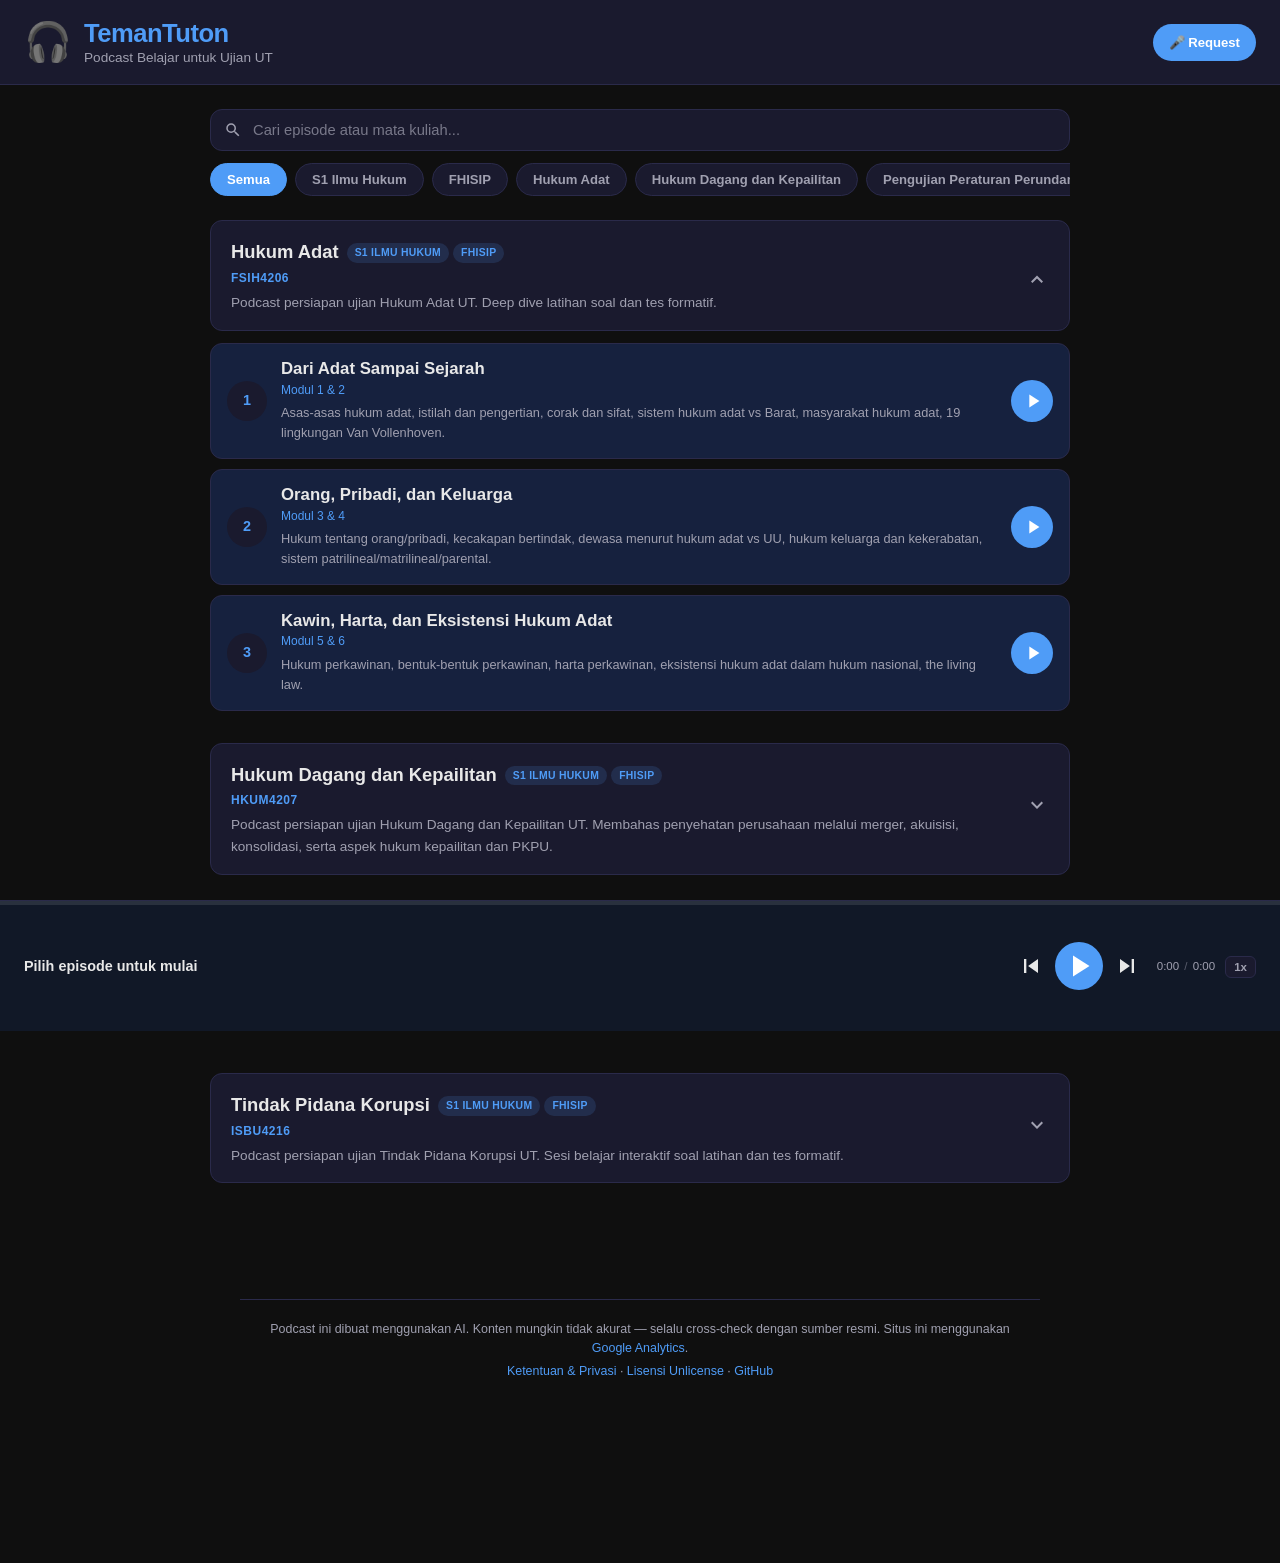
<file: index.html>
<!DOCTYPE html>
<html lang="id">
<head>
  <meta charset="UTF-8">
  <meta name="viewport" content="width=device-width, initial-scale=1.0, viewport-fit=cover">
  <meta name="apple-mobile-web-app-capable" content="yes">
  <meta name="apple-mobile-web-app-status-bar-style" content="black-translucent">
  <meta name="theme-color" content="#0f0f0f">
  <title>TemanTuton — Podcast Belajar untuk Ujian UT</title>
  <meta name="description" content="Podcast belajar untuk ujian Universitas Terbuka. Dengarkan kapan saja, bahkan di latar belakang.">

  <!-- Open Graph -->
  <meta property="og:type" content="website">
  <meta property="og:title" content="TemanTuton — Podcast Belajar untuk Ujian UT">
  <meta property="og:description" content="Podcast belajar untuk ujian Universitas Terbuka. Dengarkan kapan saja, bahkan di latar belakang.">
  <meta property="og:url" content="https://temantuton.kris.my.id/">
  <meta property="og:image" content="https://temantuton.kris.my.id/img/icon-512.png">
  <meta property="og:image:width" content="512">
  <meta property="og:image:height" content="512">
  <meta property="og:site_name" content="TemanTuton">
  <meta property="og:locale" content="id_ID">

  <!-- Twitter Card -->
  <meta name="twitter:card" content="summary">
  <meta name="twitter:title" content="TemanTuton — Podcast Belajar untuk Ujian UT">
  <meta name="twitter:description" content="Podcast belajar untuk ujian Universitas Terbuka. Dengarkan kapan saja, bahkan di latar belakang.">
  <meta name="twitter:image" content="https://temantuton.kris.my.id/img/icon-512.png">

  <link rel="manifest" href="manifest.json">
  <link rel="icon" type="image/svg+xml" href="img/favicon.svg">
  <link rel="apple-touch-icon" href="img/icon-192.png">
  <script async src="https://www.googletagmanager.com/gtag/js?id=G-CPQVNWG23F"></script>
  <script>
    window.dataLayer = window.dataLayer || [];
    function gtag(){dataLayer.push(arguments);}
    gtag('js', new Date());
    gtag('config', 'G-CPQVNWG23F');
  </script>
  <link rel="stylesheet" href="css/style.css">
</head>
<body>
  <header class="site-header">
    <div class="header-inner">
      <div class="logo">
        <span class="logo-icon">🎧</span>
        <div class="logo-text">
          <h1>TemanTuton</h1>
          <p class="tagline">Podcast Belajar untuk Ujian UT</p>
        </div>
      </div>
      <a href="https://app.formbricks.com/s/cmqdpmv827dup01xjh6lap4a8" target="_blank" rel="noopener" class="request-btn">🎤 Request</a>
    </div>
  </header>

  <main class="content" id="content">
    <!-- Rendered by JS -->
  </main>

  <!-- Bottom Player -->
  <div class="player" id="player" aria-hidden="true">
    <div class="player-progress" id="playerProgress">
      <div class="player-progress-bar" id="playerProgressBar"></div>
      <div class="player-progress-handle" id="playerProgressHandle"></div>
    </div>
    <div class="player-inner">
      <div class="player-info" id="playerInfo">
        <span class="player-series" id="playerSeries"></span>
        <span class="player-title" id="playerTitle">Pilih episode untuk mulai</span>
      </div>
      <div class="player-controls">
        <button class="player-btn" id="btnPrev" aria-label="Sebelumnya" title="Sebelumnya">
          <svg viewBox="0 0 24 24" width="28" height="28"><path d="M6 6h2v12H6zm3.5 6l8.5 6V6z" fill="currentColor"/></svg>
        </button>
        <button class="player-btn player-btn-play" id="btnPlay" aria-label="Putar" title="Putar">
          <svg viewBox="0 0 24 24" width="36" height="36"><path d="M8 5v14l11-7z" fill="currentColor"/></svg>
        </button>
        <button class="player-btn" id="btnNext" aria-label="Berikutnya" title="Berikutnya">
          <svg viewBox="0 0 24 24" width="28" height="28"><path d="M6 18l8.5-6L6 6v12zM16 6v12h2V6h-2z" fill="currentColor"/></svg>
        </button>
      </div>
      <div class="player-time">
        <span id="playerCurrentTime">0:00</span>
        <span class="time-separator">/</span>
        <span id="playerDuration">0:00</span>
      </div>
      <div class="player-speed">
        <button class="speed-btn" id="btnSpeed" aria-label="Kecepatan putar" title="Kecepatan putar">1x</button>
      </div>
    </div>
  </div>

  <audio id="audio" preload="none"></audio>

  <footer class="site-footer">
    <p>Podcast ini dibuat menggunakan AI. Konten mungkin tidak akurat — selalu cross-check dengan sumber resmi. Situs ini menggunakan <a href="/ketentuan.html">Google Analytics</a>.</p>
    <p><a href="/ketentuan.html">Ketentuan & Privasi</a> · <a href="https://unlicense.org/" target="_blank" rel="noopener">Lisensi Unlicense</a> · <a href="https://github.com/krismyid/temantuton-podcast" target="_blank" rel="noopener">GitHub</a></p>
  </footer>

  <script src="js/app.js"></script>
</body>
</html>
</file>
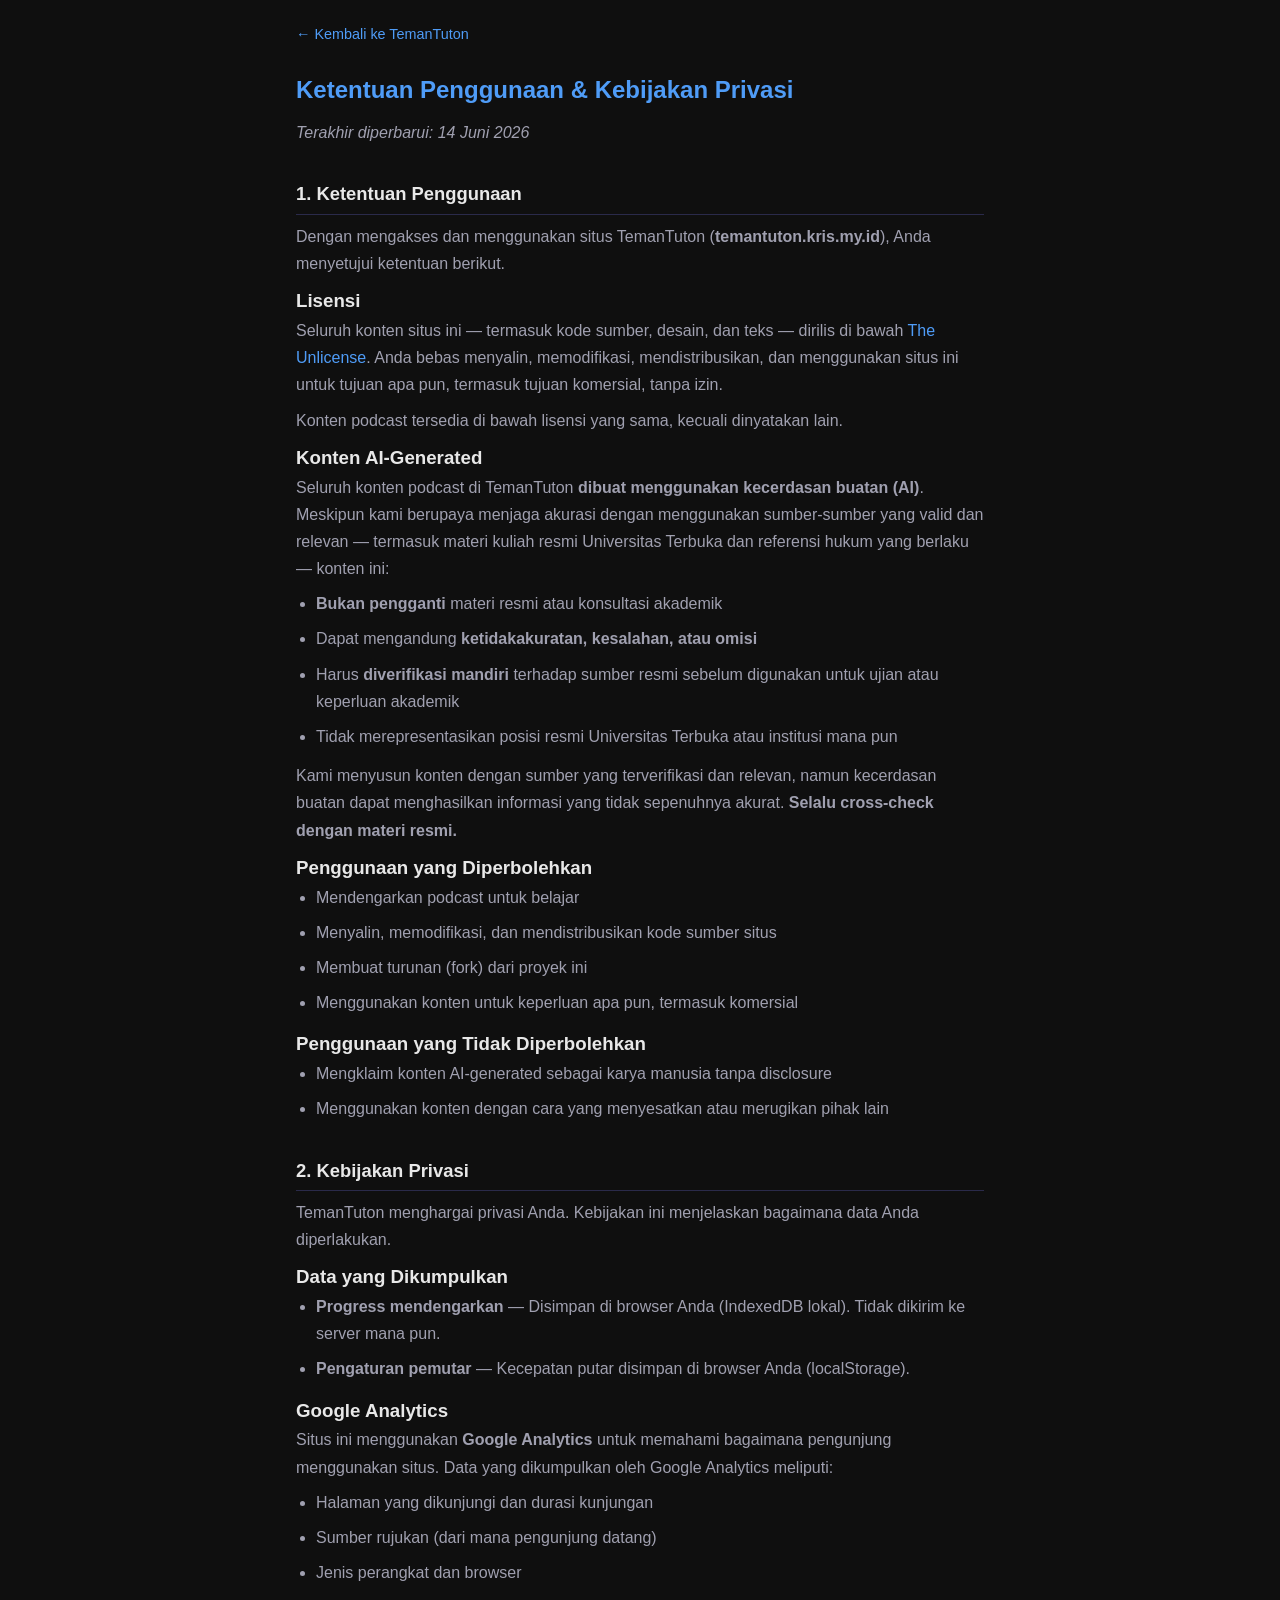
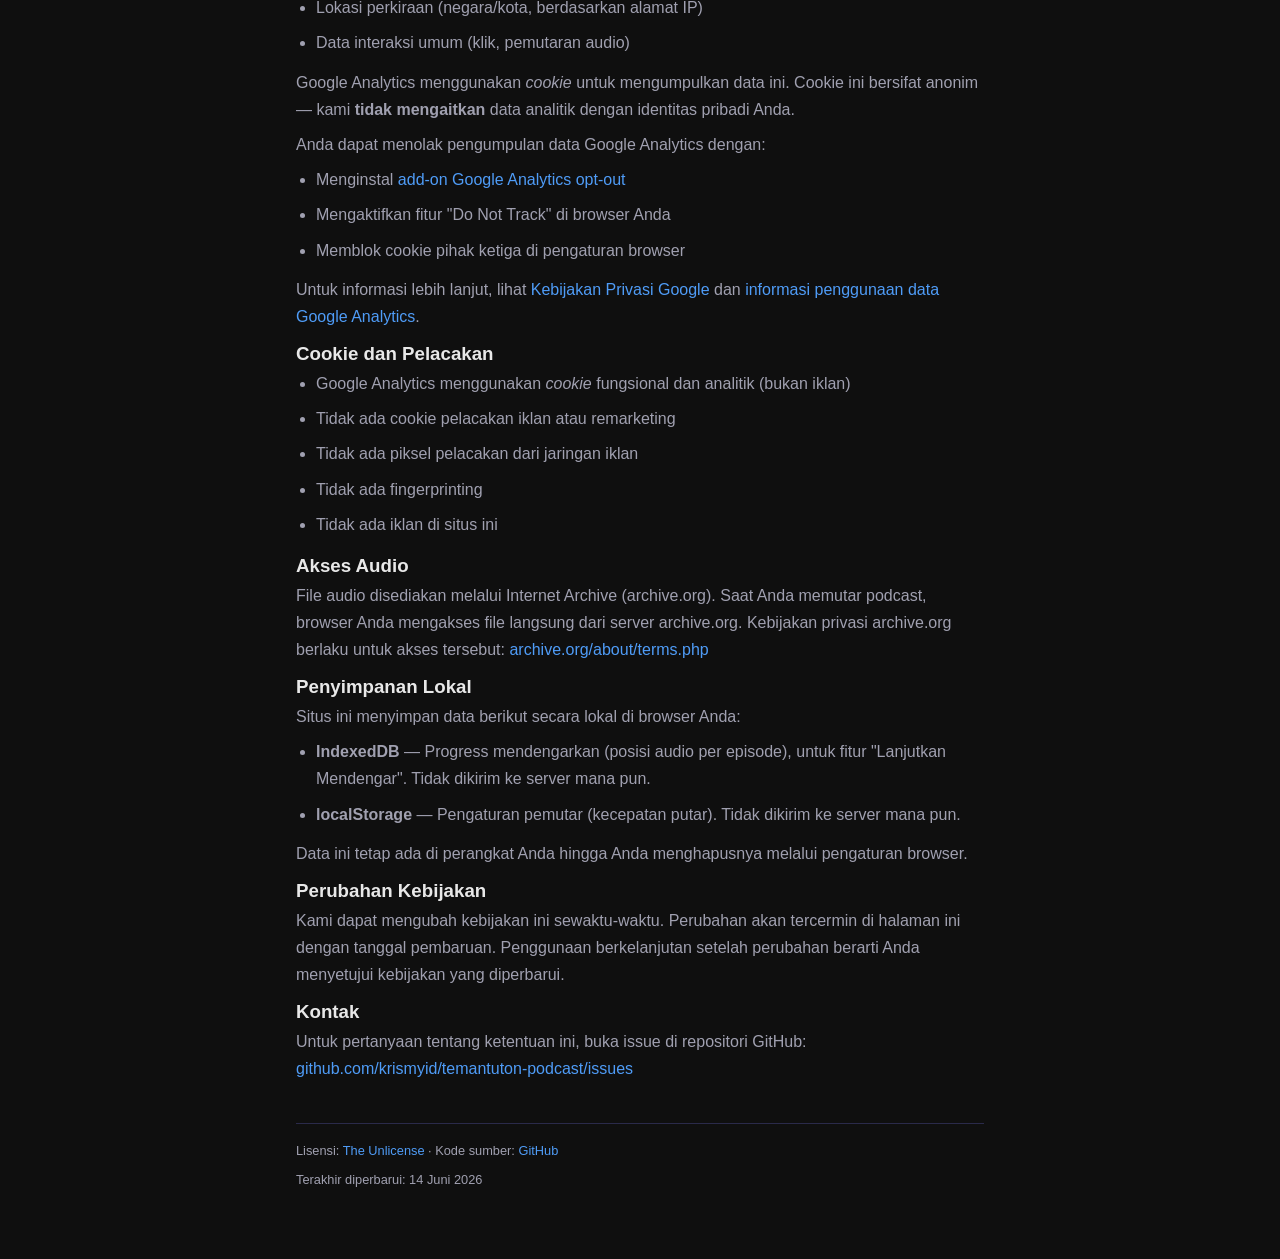
<file: ketentuan.html>
<!DOCTYPE html>
<html lang="id">
<head>
  <meta charset="UTF-8">
  <meta name="viewport" content="width=device-width, initial-scale=1.0">
  <meta name="theme-color" content="#0f0f0f">
  <title>Ketentuan & Privasi — TemanTuton</title>
  <link rel="icon" type="image/svg+xml" href="img/favicon.svg">
  <style>
    :root {
      --bg-primary: #0f0f0f;
      --bg-secondary: #1a1a2e;
      --text-primary: #e8e8e8;
      --text-secondary: #a0a0b0;
      --accent: #4f9cf7;
      --border: #2a2a4a;
    }
    *, *::before, *::after { box-sizing: border-box; margin: 0; padding: 0; }
    body {
      font-family: -apple-system, BlinkMacSystemFont, 'Segoe UI', Roboto, sans-serif;
      background: var(--bg-primary);
      color: var(--text-primary);
      line-height: 1.7;
      padding: 20px 16px 60px;
      max-width: 720px;
      margin: 0 auto;
      -webkit-font-smoothing: antialiased;
    }
    a { color: var(--accent); text-decoration: none; }
    a:hover { text-decoration: underline; }
    h1 { font-size: 1.5rem; margin-bottom: 8px; color: var(--accent); }
    h2 { font-size: 1.15rem; margin-top: 32px; margin-bottom: 8px; color: var(--text-primary); border-bottom: 1px solid var(--border); padding-bottom: 4px; }
    p, li { margin-bottom: 8px; color: var(--text-secondary); }
    ul { padding-left: 20px; margin-bottom: 12px; }
    .back { display: inline-block; margin-bottom: 24px; color: var(--accent); font-size: 0.9rem; }
    .back:hover { text-decoration: underline; }
    .last-updated { margin-top: 40px; padding-top: 16px; border-top: 1px solid var(--border); font-size: 0.8rem; color: var(--text-secondary); }
  </style>
</head>
<body>
  <a href="/" class="back">← Kembali ke TemanTuton</a>

  <h1>Ketentuan Penggunaan & Kebijakan Privasi</h1>
  <p><em>Terakhir diperbarui: 14 Juni 2026</em></p>

  <h2>1. Ketentuan Penggunaan</h2>
  <p>Dengan mengakses dan menggunakan situs TemanTuton (<strong>temantuton.kris.my.id</strong>), Anda menyetujui ketentuan berikut.</p>

  <h3>Lisensi</h3>
  <p>Seluruh konten situs ini — termasuk kode sumber, desain, dan teks — dirilis di bawah <a href="https://unlicense.org/" target="_blank" rel="noopener">The Unlicense</a>. Anda bebas menyalin, memodifikasi, mendistribusikan, dan menggunakan situs ini untuk tujuan apa pun, termasuk tujuan komersial, tanpa izin.</p>
  <p>Konten podcast tersedia di bawah lisensi yang sama, kecuali dinyatakan lain.</p>

  <h3>Konten AI-Generated</h3>
  <p>Seluruh konten podcast di TemanTuton <strong>dibuat menggunakan kecerdasan buatan (AI)</strong>. Meskipun kami berupaya menjaga akurasi dengan menggunakan sumber-sumber yang valid dan relevan — termasuk materi kuliah resmi Universitas Terbuka dan referensi hukum yang berlaku — konten ini:</p>
  <ul>
    <li><strong>Bukan pengganti</strong> materi resmi atau konsultasi akademik</li>
    <li>Dapat mengandung <strong>ketidakakuratan, kesalahan, atau omisi</strong></li>
    <li>Harus <strong>diverifikasi mandiri</strong> terhadap sumber resmi sebelum digunakan untuk ujian atau keperluan akademik</li>
    <li>Tidak merepresentasikan posisi resmi Universitas Terbuka atau institusi mana pun</li>
  </ul>
  <p>Kami menyusun konten dengan sumber yang terverifikasi dan relevan, namun kecerdasan buatan dapat menghasilkan informasi yang tidak sepenuhnya akurat. <strong>Selalu cross-check dengan materi resmi.</strong></p>

  <h3>Penggunaan yang Diperbolehkan</h3>
  <ul>
    <li>Mendengarkan podcast untuk belajar</li>
    <li>Menyalin, memodifikasi, dan mendistribusikan kode sumber situs</li>
    <li>Membuat turunan (fork) dari proyek ini</li>
    <li>Menggunakan konten untuk keperluan apa pun, termasuk komersial</li>
  </ul>

  <h3>Penggunaan yang Tidak Diperbolehkan</h3>
  <ul>
    <li>Mengklaim konten AI-generated sebagai karya manusia tanpa	disclosure</li>
    <li>Menggunakan konten dengan cara yang menyesatkan atau merugikan pihak lain</li>
  </ul>

  <h2>2. Kebijakan Privasi</h2>
  <p>TemanTuton menghargai privasi Anda. Kebijakan ini menjelaskan bagaimana data Anda diperlakukan.</p>

  <h3>Data yang Dikumpulkan</h3>
  <ul>
    <li><strong>Progress mendengarkan</strong> — Disimpan di browser Anda (IndexedDB lokal). Tidak dikirim ke server mana pun.</li>
    <li><strong>Pengaturan pemutar</strong> — Kecepatan putar disimpan di browser Anda (localStorage).</li>
  </ul>

  <h3>Google Analytics</h3>
  <p>Situs ini menggunakan <strong>Google Analytics</strong> untuk memahami bagaimana pengunjung menggunakan situs. Data yang dikumpulkan oleh Google Analytics meliputi:</p>
  <ul>
    <li>Halaman yang dikunjungi dan durasi kunjungan</li>
    <li>Sumber rujukan (dari mana pengunjung datang)</li>
    <li>Jenis perangkat dan browser</li>
    <li>Lokasi perkiraan (negara/kota, berdasarkan alamat IP)</li>
    <li>Data interaksi umum (klik, pemutaran audio)</li>
  </ul>
  <p>Google Analytics menggunakan <em>cookie</em> untuk mengumpulkan data ini. Cookie ini bersifat anonim — kami <strong>tidak mengaitkan</strong> data analitik dengan identitas pribadi Anda.</p>
  <p>Anda dapat menolak pengumpulan data Google Analytics dengan:</p>
  <ul>
    <li>Menginstal <a href="https://tools.google.com/dlpage/gaoptout" target="_blank" rel="noopener">add-on Google Analytics opt-out</a></li>
    <li>Mengaktifkan fitur "Do Not Track" di browser Anda</li>
    <li>Memblok cookie pihak ketiga di pengaturan browser</li>
  </ul>
  <p>Untuk informasi lebih lanjut, lihat <a href="https://policies.google.com/privacy" target="_blank" rel="noopener">Kebijakan Privasi Google</a> dan <a href="https://support.google.com/analytics/answer/6004245" target="_blank" rel="noopener">informasi penggunaan data Google Analytics</a>.</p>

  <h3>Cookie dan Pelacakan</h3>
  <ul>
    <li>Google Analytics menggunakan <em>cookie</em> fungsional dan analitik (bukan iklan)</li>
    <li>Tidak ada cookie pelacakan iklan atau remarketing</li>
    <li>Tidak ada piksel pelacakan dari jaringan iklan</li>
    <li>Tidak ada fingerprinting</li>
    <li>Tidak ada iklan di situs ini</li>
  </ul>

  <h3>Akses Audio</h3>
  <p>File audio disediakan melalui Internet Archive (archive.org). Saat Anda memutar podcast, browser Anda mengakses file langsung dari server archive.org. Kebijakan privasi archive.org berlaku untuk akses tersebut: <a href="https://archive.org/about/terms.php" target="_blank" rel="noopener">archive.org/about/terms.php</a></p>

  <h3>Penyimpanan Lokal</h3>
  <p>Situs ini menyimpan data berikut secara lokal di browser Anda:</p>
  <ul>
    <li><strong>IndexedDB</strong> — Progress mendengarkan (posisi audio per episode), untuk fitur "Lanjutkan Mendengar". Tidak dikirim ke server mana pun.</li>
    <li><strong>localStorage</strong> — Pengaturan pemutar (kecepatan putar). Tidak dikirim ke server mana pun.</li>
  </ul>
  <p>Data ini tetap ada di perangkat Anda hingga Anda menghapusnya melalui pengaturan browser.</p>

  <h3>Perubahan Kebijakan</h3>
  <p>Kami dapat mengubah kebijakan ini sewaktu-waktu. Perubahan akan tercermin di halaman ini dengan tanggal pembaruan. Penggunaan berkelanjutan setelah perubahan berarti Anda menyetujui kebijakan yang diperbarui.</p>

  <h3>Kontak</h3>
  <p>Untuk pertanyaan tentang ketentuan ini, buka issue di repositori GitHub: <a href="https://github.com/krismyid/temantuton-podcast/issues" target="_blank" rel="noopener">github.com/krismyid/temantuton-podcast/issues</a></p>

  <div class="last-updated">
    <p>Lisensi: <a href="https://unlicense.org/" target="_blank" rel="noopener">The Unlicense</a> · Kode sumber: <a href="https://github.com/krismyid/temantuton-podcast" target="_blank" rel="noopener">GitHub</a></p>
    <p>Terakhir diperbarui: 14 Juni 2026</p>
  </div>
</body>
</html>
</file>
<file: css/style.css>
/* ===== CSS Variables ===== */
:root {
  --bg-primary: #0f0f0f;
  --bg-secondary: #1a1a2e;
  --bg-card: #16213e;
  --bg-card-hover: #1c2a4a;
  --text-primary: #e8e8e8;
  --text-secondary: #a0a0b0;
  --accent: #4f9cf7;
  --accent-hover: #6bb1ff;
  --accent-glow: rgba(79, 156, 247, 0.25);
  --playing: #4f9cf7;
  --border: #2a2a4a;
  --player-bg: #111827;
  --danger: #ef4444;
  --radius: 12px;
  --radius-sm: 8px;
  --player-height: 64px;
  --player-height-expanded: 130px;
}

/* ===== Reset ===== */
*, *::before, *::after { box-sizing: border-box; margin: 0; padding: 0; }

html {
  font-size: 16px;
  -webkit-text-size-adjust: 100%;
  scroll-behavior: smooth;
  overflow-x: hidden;
}

body {
  font-family: -apple-system, BlinkMacSystemFont, 'Segoe UI', Roboto, 'Helvetica Neue', Arial, sans-serif;
  background: var(--bg-primary);
  color: var(--text-primary);
  line-height: 1.6;
  min-height: 100vh;
  padding-bottom: calc(var(--player-height-expanded) + 16px);
  -webkit-font-smoothing: antialiased;
  overflow-x: hidden;
  overflow-wrap: break-word;
}

/* ===== Header ===== */
.site-header {
  background: var(--bg-secondary);
  border-bottom: 1px solid var(--border);
  position: sticky;
  top: 0;
  z-index: 100;
  backdrop-filter: blur(12px);
  -webkit-backdrop-filter: blur(12px);
}

.header-inner {
  width: 100%;
  max-width: 100%;
  margin: 0;
  padding: 16px 24px;
  display: flex;
  align-items: center;
  justify-content: space-between;
  overflow: hidden;
}

.logo {
  display: flex;
  align-items: center;
  gap: 12px;
  min-width: 0;
  overflow: hidden;
}

.logo-icon {
  font-size: 2rem;
  line-height: 1;
}

.logo-text h1 {
  font-size: 1.4rem;
  font-weight: 700;
  color: var(--accent);
  letter-spacing: -0.5px;
  line-height: 1.2;
}

.tagline {
  font-size: 0.8rem;
  color: var(--text-secondary);
  line-height: 1.3;
}

/* ===== Request Podcast Button ===== */
.request-btn {
  background: var(--accent);
  color: #fff;
  border: none;
  padding: 8px 16px;
  border-radius: 20px;
  font-size: 0.82rem;
  font-weight: 600;
  text-decoration: none;
  white-space: nowrap;
  transition: all 0.2s;
  -webkit-tap-highlight-color: transparent;
  flex-shrink: 0;
}

.request-btn:hover {
  background: var(--accent-hover);
  transform: translateY(-1px);
  color: #fff;
  text-decoration: none;
}

/* ===== Content ===== */
.content {
  max-width: 800px;
  margin: 0 auto;
  padding: 20px 16px;
  overflow-x: hidden;
}

/* ===== Search Bar ===== */
.search-bar {
  position: relative;
  margin-bottom: 12px;
}

.search-icon {
  position: absolute;
  left: 14px;
  top: 50%;
  transform: translateY(-50%);
  color: var(--text-secondary);
  pointer-events: none;
}

.search-input {
  width: 100%;
  padding: 12px 40px 12px 42px;
  border-radius: var(--radius);
  border: 1px solid var(--border);
  background: var(--bg-secondary);
  color: var(--text-primary);
  font-size: 0.92rem;
  outline: none;
  transition: border-color 0.2s, box-shadow 0.2s;
}

.search-input::placeholder {
  color: var(--text-secondary);
  opacity: 0.7;
}

.search-input:focus {
  border-color: var(--accent);
  box-shadow: 0 0 0 3px var(--accent-glow);
}

.search-clear {
  position: absolute;
  right: 10px;
  top: 50%;
  transform: translateY(-50%);
  background: none;
  border: none;
  color: var(--text-secondary);
  font-size: 1.3rem;
  cursor: pointer;
  padding: 0 6px;
  line-height: 1;
  border-radius: 50%;
  transition: color 0.2s, background 0.2s;
}

.search-clear:hover {
  color: var(--text-primary);
  background: rgba(255, 255, 255, 0.1);
}

/* ===== Tag Filter Pills ===== */
.filter-pill-tag {
  background: rgba(79, 156, 247, 0.1);
  border-color: rgba(79, 156, 247, 0.3);
  color: var(--accent);
}

.filter-pill-tag:hover {
  border-color: var(--accent);
  color: #fff;
}

.filter-pill-tag.active {
  background: var(--accent);
  border-color: var(--accent);
  color: #fff;
}

/* ===== Series Tags ===== */
.series-title-row {
  display: flex;
  align-items: center;
  gap: 8px;
  flex-wrap: wrap;
}

.series-tags {
  display: flex;
  gap: 4px;
  flex-wrap: wrap;
}

.series-tag {
  font-size: 0.65rem;
  font-weight: 600;
  padding: 2px 8px;
  border-radius: 10px;
  background: rgba(79, 156, 247, 0.15);
  color: var(--accent);
  cursor: pointer;
  transition: background 0.2s, color 0.2s;
  text-transform: uppercase;
  letter-spacing: 0.3px;
  white-space: nowrap;
  line-height: 1.5;
}

.series-tag:hover {
  background: var(--accent);
  color: #fff;
}

/* ===== Filter Bar ===== */
.filter-bar {
  display: flex;
  gap: 8px;
  overflow-x: auto;
  padding: 0 0 16px 0;
  margin-bottom: 8px;
  -webkit-overflow-scrolling: touch;
  scrollbar-width: none;
}

.filter-bar::-webkit-scrollbar {
  display: none;
}

.filter-pill {
  background: var(--bg-secondary);
  border: 1px solid var(--border);
  color: var(--text-secondary);
  padding: 8px 16px;
  border-radius: 20px;
  font-size: 0.82rem;
  font-weight: 600;
  cursor: pointer;
  white-space: nowrap;
  transition: all 0.2s;
  -webkit-tap-highlight-color: transparent;
  flex-shrink: 0;
}

.filter-pill:hover {
  border-color: var(--accent);
  color: var(--text-primary);
}

.filter-pill.active {
  background: var(--accent);
  border-color: var(--accent);
  color: #fff;
}

/* ===== Continue Listening ===== */
.continue-section {
  margin-bottom: 24px;
}

.continue-label {
  font-size: 0.95rem;
  font-weight: 700;
  color: var(--text-primary);
  margin-bottom: 12px;
  display: flex;
  align-items: center;
  gap: 8px;
}

.continue-label::before {
  content: '▶';
  font-size: 0.7rem;
  color: var(--accent);
}

.continue-cards {
  display: flex;
  gap: 10px;
  overflow-x: auto;
  padding-bottom: 4px;
  -webkit-overflow-scrolling: touch;
  scrollbar-width: none;
}

.continue-cards::-webkit-scrollbar {
  display: none;
}

.continue-card {
  background: linear-gradient(135deg, var(--bg-card) 0%, rgba(79, 156, 247, 0.12) 100%);
  border: 1px solid var(--accent-glow);
  border-radius: var(--radius);
  padding: 14px 16px;
  min-width: 260px;
  max-width: 300px;
  cursor: pointer;
  transition: all 0.2s;
  display: flex;
  align-items: center;
  gap: 12px;
  flex-shrink: 0;
  -webkit-tap-highlight-color: transparent;
}

.continue-card:hover {
  border-color: var(--accent);
  transform: translateY(-1px);
}

.continue-info {
  flex: 1;
  min-width: 0;
}

.continue-series {
  font-size: 0.68rem;
  color: var(--accent);
  font-weight: 600;
  text-transform: uppercase;
  letter-spacing: 0.3px;
  margin-bottom: 2px;
}

.continue-title {
  font-size: 0.88rem;
  font-weight: 600;
  color: var(--text-primary);
  overflow: hidden;
  text-overflow: ellipsis;
  white-space: nowrap;
  margin-bottom: 3px;
}

.continue-meta {
  font-size: 0.72rem;
  color: var(--text-secondary);
  margin-bottom: 8px;
}

.continue-progress-bar {
  height: 4px;
  background: rgba(255, 255, 255, 0.1);
  border-radius: 2px;
  overflow: hidden;
}

.continue-progress-fill {
  height: 100%;
  background: var(--accent);
  border-radius: 2px;
  transition: width 0.3s;
}

.continue-play {
  flex-shrink: 0;
}

.continue-play-btn {
  width: 38px;
  height: 38px;
}

/* ===== Episode Progress Bar (on cards) ===== */
.ep-progress-bar {
  height: 3px;
  background: rgba(255, 255, 255, 0.08);
  border-radius: 2px;
  margin-top: 6px;
  overflow: hidden;
}

.ep-progress-fill {
  height: 100%;
  background: var(--accent);
  border-radius: 2px;
  transition: width 0.3s;
}

.episode-card.completed .ep-number {
  background: #1b4332;
  color: #52b788;
}

/* ===== Hidden by filter ===== */
.series-section.filtered-out {
  display: none;
}

/* ===== Series Section ===== */
.series-section {
  margin-bottom: 32px;
}

.series-header {
  background: var(--bg-secondary);
  border: 1px solid var(--border);
  border-radius: var(--radius);
  padding: 16px 20px;
  margin-bottom: 12px;
  cursor: pointer;
  display: flex;
  align-items: center;
  justify-content: space-between;
  transition: border-color 0.2s;
  -webkit-tap-highlight-color: transparent;
  overflow: hidden;
}

.series-header:hover {
  border-color: var(--accent);
}

.series-header-left {
  flex: 1;
  min-width: 0;
}

.series-title {
  font-size: 1.15rem;
  font-weight: 700;
  color: var(--text-primary);
  margin-bottom: 2px;
  min-width: 0;
  overflow-wrap: break-word;
}

.series-code {
  font-size: 0.75rem;
  color: var(--accent);
  font-weight: 600;
  text-transform: uppercase;
  letter-spacing: 0.5px;
}

.series-desc {
  font-size: 0.85rem;
  color: var(--text-secondary);
  margin-top: 4px;
  overflow-wrap: break-word;
}

.series-chevron {
  color: var(--text-secondary);
  transition: transform 0.3s;
  flex-shrink: 0;
  margin-left: 12px;
}

.series-chevron.open {
  transform: rotate(180deg);
}

.series-episodes {
  display: grid;
  gap: 10px;
  overflow: hidden;
  transition: max-height 0.4s ease, opacity 0.3s ease;
}

.series-episodes.collapsed {
  max-height: 0;
  opacity: 0;
  pointer-events: none;
}

/* ===== Episode Card ===== */
.episode-card {
  background: var(--bg-card);
  border: 1px solid var(--border);
  border-radius: var(--radius);
  padding: 14px 16px;
  display: flex;
  align-items: center;
  gap: 14px;
  cursor: pointer;
  transition: all 0.2s;
  -webkit-tap-highlight-color: transparent;
  position: relative;
  overflow: hidden;
}

.episode-card:hover {
  background: var(--bg-card-hover);
  border-color: var(--accent);
}

.episode-card.playing {
  border-color: var(--playing);
  box-shadow: 0 0 16px var(--accent-glow);
}

.episode-card.playing .ep-number {
  background: var(--playing);
  color: #fff;
}

.ep-number {
  width: 40px;
  height: 40px;
  border-radius: 50%;
  background: var(--bg-secondary);
  color: var(--accent);
  display: flex;
  align-items: center;
  justify-content: center;
  font-weight: 700;
  font-size: 0.9rem;
  flex-shrink: 0;
  transition: all 0.2s;
}

.ep-content {
  flex: 1;
  min-width: 0;
}

.ep-title {
  font-size: 0.95rem;
  font-weight: 600;
  color: var(--text-primary);
  line-height: 1.3;
  overflow: hidden;
  text-overflow: ellipsis;
  white-space: nowrap;
  min-width: 0;
}

.ep-subtitle {
  font-size: 0.75rem;
  color: var(--accent);
  font-weight: 500;
  margin-top: 1px;
}

.ep-desc {
  font-size: 0.8rem;
  color: var(--text-secondary);
  margin-top: 3px;
  display: -webkit-box;
  -webkit-line-clamp: 2;
  -webkit-box-orient: vertical;
  overflow: hidden;
  overflow-wrap: break-word;
}

.episode-card.playing .ep-desc,
.episode-card.paused .ep-desc {
  -webkit-line-clamp: unset;
  overflow: visible;
}

.ep-play-btn {
  width: 42px;
  height: 42px;
  border-radius: 50%;
  background: var(--accent);
  color: #fff;
  border: none;
  display: flex;
  align-items: center;
  justify-content: center;
  flex-shrink: 0;
  cursor: pointer;
  transition: all 0.2s;
}

.ep-play-btn:hover {
  background: var(--accent-hover);
  transform: scale(1.08);
}

.ep-play-btn svg {
  fill: currentColor;
  margin-left: 2px;
}

/* Playing animation on card */
.ep-playing-indicator {
  display: none;
  align-items: center;
  gap: 2px;
  height: 16px;
}

.episode-card.playing .ep-playing-indicator {
  display: flex;
}

.episode-card.playing .ep-number-text {
  display: none;
}

.bar {
  width: 3px;
  height: 100%;
  background: #fff;
  border-radius: 2px;
  animation: barBounce 0.8s ease-in-out infinite;
}

.bar:nth-child(2) { animation-delay: 0.15s; }
.bar:nth-child(3) { animation-delay: 0.3s; }

@keyframes barBounce {
  0%, 100% { height: 4px; }
  50% { height: 14px; }
}

/* Paused state */
.episode-card.paused .bar {
  animation-play-state: paused;
}

/* ===== Bottom Player ===== */
.player {
  position: fixed;
  bottom: 0;
  left: 0;
  right: 0;
  background: var(--player-bg);
  border-top: 1px solid var(--border);
  z-index: 9999;
  transform: translateY(100%);
  transition: transform 0.35s cubic-bezier(0.4, 0, 0.2, 1);
  padding-bottom: env(safe-area-inset-bottom, 0);
  overflow: hidden;
}

.player.visible {
  transform: translateY(0);
}

.player-progress {
  position: absolute;
  top: 0;
  left: 0;
  right: 0;
  height: 4px;
  background: rgba(255,255,255,0.1);
  cursor: pointer;
  z-index: 10;
}

.player-progress-bar {
  height: 100%;
  background: var(--accent);
  width: 0%;
  transition: width 0.3s linear;
  border-radius: 0 2px 2px 0;
}

.player-progress-handle {
  position: absolute;
  top: 50%;
  left: 0%;
  width: 14px;
  height: 14px;
  background: var(--accent);
  border-radius: 50%;
  transform: translate(-50%, -50%);
  opacity: 0;
  transition: opacity 0.2s;
  z-index: 11;
  pointer-events: none;
}

.player-progress:hover .player-progress-handle,
.player-progress:active .player-progress-handle {
  opacity: 1;
}

.player-progress:active .player-progress-bar {
  background: var(--accent-hover);
}

.player-inner {
  display: flex;
  align-items: center;
  padding: 10px 16px;
  gap: 10px;
  height: var(--player-height-expanded);
}

.player-info {
  flex: 1;
  min-width: 0;
  display: flex;
  flex-direction: column;
  gap: 1px;
}

.player-series {
  font-size: 0.7rem;
  color: var(--accent);
  font-weight: 600;
  text-transform: uppercase;
  letter-spacing: 0.3px;
  overflow: hidden;
  text-overflow: ellipsis;
  white-space: nowrap;
}

.player-title {
  font-size: 0.9rem;
  font-weight: 600;
  color: var(--text-primary);
  overflow: hidden;
  text-overflow: ellipsis;
  white-space: nowrap;
}

.player-controls {
  display: flex;
  align-items: center;
  gap: 4px;
  flex-shrink: 0;
}

.player-btn {
  background: none;
  border: none;
  color: var(--text-primary);
  cursor: pointer;
  padding: 6px;
  border-radius: 50%;
  display: flex;
  align-items: center;
  justify-content: center;
  transition: all 0.15s;
  -webkit-tap-highlight-color: transparent;
}

.player-btn:hover {
  color: var(--accent-hover);
}

.player-btn:active {
  transform: scale(0.92);
}

.player-btn-play {
  background: var(--accent);
  color: #fff;
  width: 48px;
  height: 48px;
  border-radius: 50%;
}

.player-btn-play:hover {
  background: var(--accent-hover);
  color: #fff;
}

.player-time {
  font-size: 0.72rem;
  color: var(--text-secondary);
  font-variant-numeric: tabular-nums;
  white-space: nowrap;
  flex-shrink: 0;
  display: none;
}

.time-separator {
  margin: 0 2px;
  opacity: 0.5;
}

.speed-btn {
  background: var(--bg-secondary);
  border: 1px solid var(--border);
  color: var(--text-secondary);
  font-size: 0.72rem;
  font-weight: 700;
  padding: 4px 8px;
  border-radius: 6px;
  cursor: pointer;
  transition: all 0.15s;
  white-space: nowrap;
  -webkit-tap-highlight-color: transparent;
}

.speed-btn:hover {
  background: var(--bg-card);
  color: var(--accent);
  border-color: var(--accent);
}

/* ===== Responsive ===== */
@media (min-width: 480px) {
  .player-time {
    display: block;
  }
}

@media (min-width: 768px) {
  .header-inner {
    padding: 18px 24px;
  }

  .content {
    padding: 24px 20px;
  }

  .logo-icon {
    font-size: 2.4rem;
  }

  .logo-text h1 {
    font-size: 1.6rem;
  }

  .tagline {
    font-size: 0.85rem;
  }

  .ep-title {
    font-size: 1.05rem;
  }

  .ep-desc {
    -webkit-line-clamp: 3;
  }

  .player-inner {
    padding: 10px 24px;
  }
}

@media (min-width: 1024px) {
  .content {
    max-width: 900px;
  }
}

/* ===== Loading State ===== */
.loading-spinner {
  display: flex;
  justify-content: center;
  padding: 40px 0;
}

.loading-spinner::after {
  content: '';
  width: 32px;
  height: 32px;
  border: 3px solid var(--border);
  border-top-color: var(--accent);
  border-radius: 50%;
  animation: spin 0.8s linear infinite;
}

@keyframes spin {
  to { transform: rotate(360deg); }
}

/* ===== Scrollbar ===== */
::-webkit-scrollbar {
  width: 6px;
}

::-webkit-scrollbar-track {
  background: var(--bg-primary);
}

::-webkit-scrollbar-thumb {
  background: var(--border);
  border-radius: 3px;
}

::-webkit-scrollbar-thumb:hover {
  background: var(--text-secondary);
}

/* ===== Selection ===== */
::selection {
  background: var(--accent);
  color: #fff;
}

/* ===== Footer ===== */
.site-footer {
  max-width: 800px;
  margin: 48px auto 0;
  padding: 20px 16px 32px;
  border-top: 1px solid var(--border);
  text-align: center;
}

.site-footer p {
  font-size: 0.78rem;
  color: var(--text-secondary);
  margin-bottom: 4px;
  line-height: 1.5;
}

.site-footer a {
  color: var(--accent);
  text-decoration: none;
}

.site-footer a:hover {
  text-decoration: underline;
}
</file>
